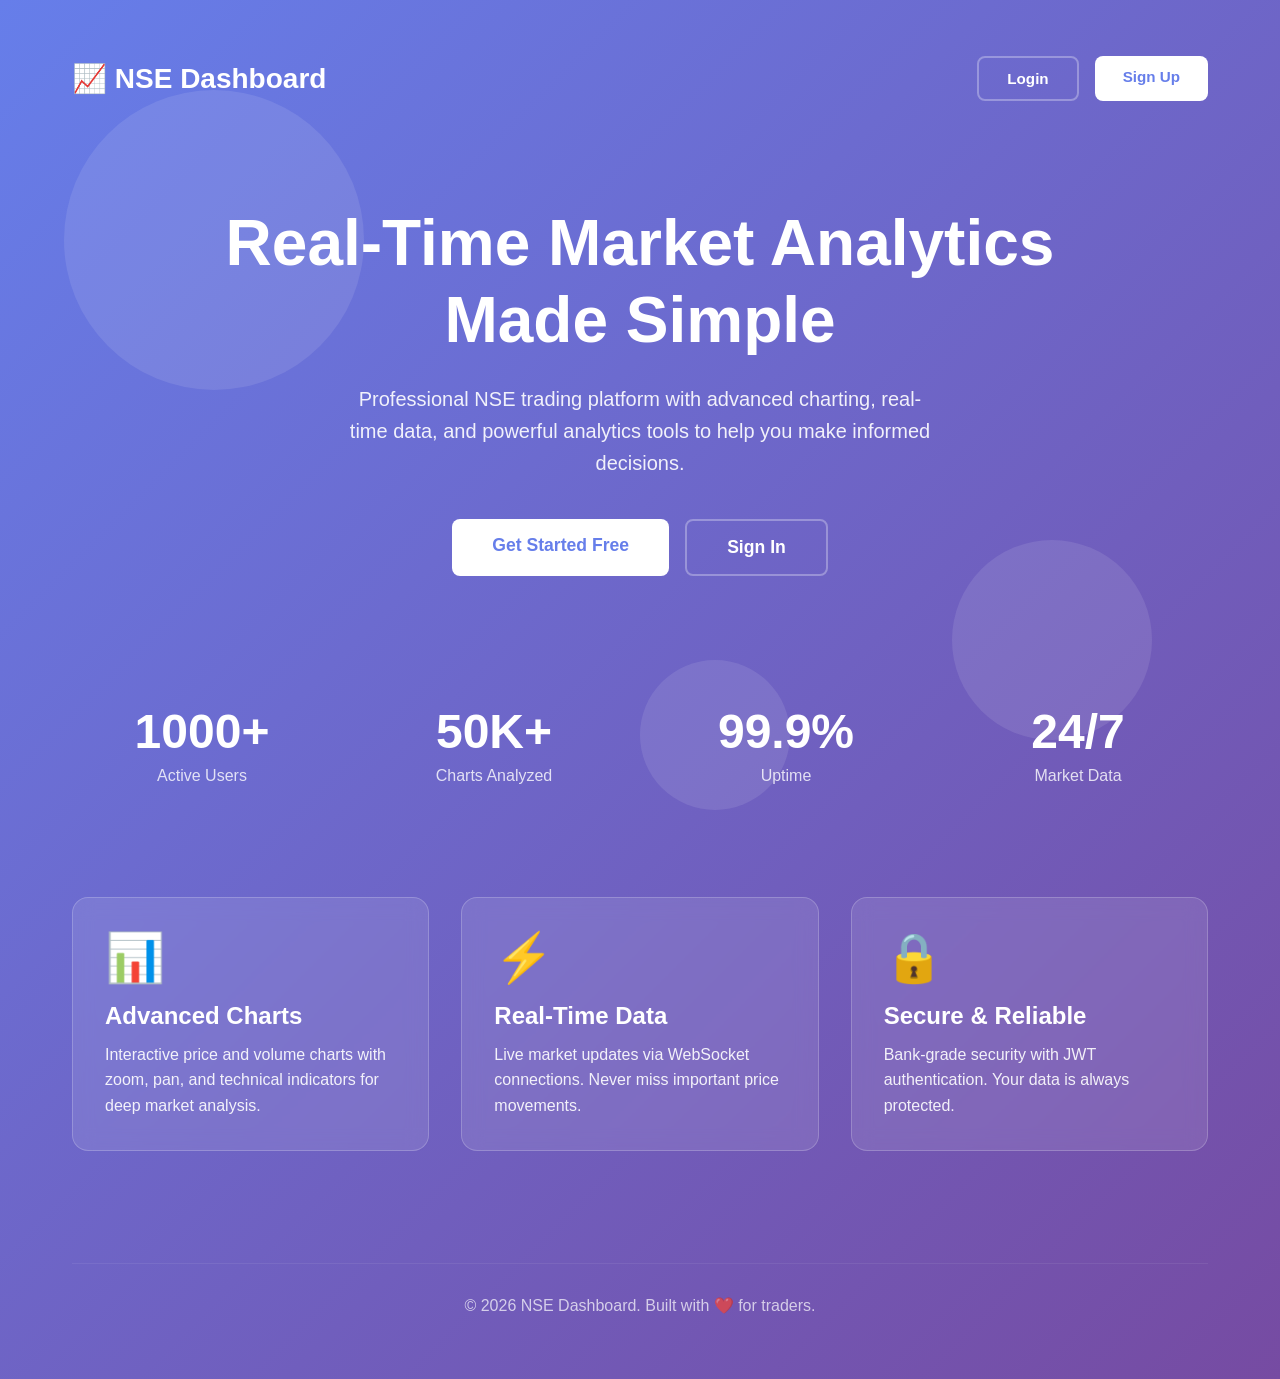
<file: frontend/index.html>
<!DOCTYPE html>
<html lang="en">
<head>
    <meta charset="UTF-8">
    <meta name="viewport" content="width=device-width, initial-scale=1.0">
    <title>NSE Dashboard - Real-Time Market Analytics</title>
    <meta name="description" content="Professional NSE market data analytics platform with real-time charts and insights">
    
    <!-- Favicon -->
    <link rel="icon" type="image/svg+xml" href="data:image/svg+xml,<svg xmlns='http://www.w3.org/2000/svg' viewBox='0 0 100 100'><text y='.9em' font-size='90'>📈</text></svg>">
    
    <style>
        * {
            margin: 0;
            padding: 0;
            box-sizing: border-box;
        }

        body {
            font-family: 'Inter', -apple-system, BlinkMacSystemFont, 'Segoe UI', Roboto, sans-serif;
            background: linear-gradient(135deg, #667eea 0%, #764ba2 100%);
            min-height: 100vh;
            color: #fff;
            overflow-x: hidden;
        }

        .container {
            max-width: 1200px;
            margin: 0 auto;
            padding: 2rem;
        }

        /* Header */
        .header {
            display: flex;
            justify-content: space-between;
            align-items: center;
            padding: 1.5rem 0;
        }

        .logo {
            font-size: 1.75rem;
            font-weight: 700;
            display: flex;
            align-items: center;
            gap: 0.5rem;
        }

        .nav-buttons {
            display: flex;
            gap: 1rem;
        }

        .btn {
            padding: 0.75rem 1.75rem;
            border-radius: 8px;
            text-decoration: none;
            font-weight: 600;
            transition: all 0.3s ease;
            display: inline-block;
            border: none;
            cursor: pointer;
            font-size: 0.95rem;
        }

        .btn-outline {
            background: transparent;
            color: white;
            border: 2px solid rgba(255, 255, 255, 0.3);
        }

        .btn-outline:hover {
            background: rgba(255, 255, 255, 0.1);
            border-color: white;
            transform: translateY(-2px);
        }

        .btn-primary {
            background: white;
            color: #667eea;
        }

        .btn-primary:hover {
            transform: translateY(-2px);
            box-shadow: 0 10px 25px rgba(0, 0, 0, 0.2);
        }

        /* Hero Section */
        .hero {
            padding: 5rem 0;
            text-align: center;
        }

        .hero h1 {
            font-size: clamp(2rem, 5vw, 4rem);
            font-weight: 800;
            margin-bottom: 1.5rem;
            line-height: 1.2;
        }

        .hero p {
            font-size: 1.25rem;
            opacity: 0.9;
            max-width: 600px;
            margin: 0 auto 2.5rem;
            line-height: 1.6;
        }

        .hero-buttons {
            display: flex;
            gap: 1rem;
            justify-content: center;
            flex-wrap: wrap;
        }

        .btn-large {
            padding: 1rem 2.5rem;
            font-size: 1.1rem;
        }

        /* Features */
        .features {
            padding: 4rem 0;
            display: grid;
            grid-template-columns: repeat(auto-fit, minmax(280px, 1fr));
            gap: 2rem;
        }

        .feature-card {
            background: rgba(255, 255, 255, 0.1);
            backdrop-filter: blur(10px);
            padding: 2rem;
            border-radius: 16px;
            border: 1px solid rgba(255, 255, 255, 0.2);
            transition: transform 0.3s ease;
        }

        .feature-card:hover {
            transform: translateY(-5px);
        }

        .feature-icon {
            font-size: 3rem;
            margin-bottom: 1rem;
        }

        .feature-card h3 {
            font-size: 1.5rem;
            margin-bottom: 0.75rem;
        }

        .feature-card p {
            opacity: 0.9;
            line-height: 1.6;
        }

        /* Stats */
        .stats {
            display: grid;
            grid-template-columns: repeat(auto-fit, minmax(200px, 1fr));
            gap: 2rem;
            padding: 3rem 0;
            text-align: center;
        }

        .stat-value {
            font-size: 3rem;
            font-weight: 800;
            margin-bottom: 0.5rem;
        }

        .stat-label {
            opacity: 0.8;
            font-size: 1rem;
        }

        /* Footer */
        .footer {
            text-align: center;
            padding: 2rem 0;
            opacity: 0.7;
            border-top: 1px solid rgba(255, 255, 255, 0.1);
            margin-top: 3rem;
        }

        /* Animations */
        @keyframes fadeInUp {
            from {
                opacity: 0;
                transform: translateY(30px);
            }
            to {
                opacity: 1;
                transform: translateY(0);
            }
        }

        .hero h1,
        .hero p,
        .hero-buttons {
            animation: fadeInUp 0.8s ease backwards;
        }

        .hero p { animation-delay: 0.2s; }
        .hero-buttons { animation-delay: 0.4s; }

        /* Floating shapes */
        .shapes {
            position: fixed;
            top: 0;
            left: 0;
            width: 100%;
            height: 100%;
            pointer-events: none;
            z-index: -1;
        }

        .shape {
            position: absolute;
            border-radius: 50%;
            background: rgba(255, 255, 255, 0.1);
            animation: float 20s infinite ease-in-out;
        }

        .shape:nth-child(1) {
            width: 300px;
            height: 300px;
            top: 10%;
            left: 5%;
            animation-delay: 0s;
        }

        .shape:nth-child(2) {
            width: 200px;
            height: 200px;
            top: 60%;
            right: 10%;
            animation-delay: 5s;
        }

        .shape:nth-child(3) {
            width: 150px;
            height: 150px;
            bottom: 10%;
            left: 50%;
            animation-delay: 10s;
        }

        @keyframes float {
            0%, 100% { transform: translate(0, 0); }
            33% { transform: translate(30px, -30px); }
            66% { transform: translate(-20px, 20px); }
        }

        @media (max-width: 768px) {
            .header {
                flex-direction: column;
                gap: 1rem;
            }
            .hero {
                padding: 3rem 0;
            }
            .features {
                padding: 2rem 0;
            }
        }
    </style>
</head>
<body>
    <!-- Decorative shapes -->
    <div class="shapes">
        <div class="shape"></div>
        <div class="shape"></div>
        <div class="shape"></div>
    </div>

    <div class="container">
        <!-- Header -->
        <header class="header">
            <div class="logo">
                📈 NSE Dashboard
            </div>
            <div class="nav-buttons">
                <a href="/login/login.html" class="btn btn-outline">Login</a>
                <a href="/signup/signup.html" class="btn btn-primary">Sign Up</a>
            </div>
        </header>

        <!-- Hero Section -->
        <section class="hero">
            <h1>Real-Time Market Analytics<br>Made Simple</h1>
            <p>Professional NSE trading platform with advanced charting, real-time data, and powerful analytics tools to help you make informed decisions.</p>
            <div class="hero-buttons">
                <a href="/signup/signup.html" class="btn btn-primary btn-large">Get Started Free</a>
                <a href="/login/login.html" class="btn btn-outline btn-large">Sign In</a>
            </div>
        </section>

        <!-- Stats -->
        <section class="stats">
            <div>
                <div class="stat-value">1000+</div>
                <div class="stat-label">Active Users</div>
            </div>
            <div>
                <div class="stat-value">50K+</div>
                <div class="stat-label">Charts Analyzed</div>
            </div>
            <div>
                <div class="stat-value">99.9%</div>
                <div class="stat-label">Uptime</div>
            </div>
            <div>
                <div class="stat-value">24/7</div>
                <div class="stat-label">Market Data</div>
            </div>
        </section>

        <!-- Features -->
        <section class="features">
            <div class="feature-card">
                <div class="feature-icon">📊</div>
                <h3>Advanced Charts</h3>
                <p>Interactive price and volume charts with zoom, pan, and technical indicators for deep market analysis.</p>
            </div>
            <div class="feature-card">
                <div class="feature-icon">⚡</div>
                <h3>Real-Time Data</h3>
                <p>Live market updates via WebSocket connections. Never miss important price movements.</p>
            </div>
            <div class="feature-card">
                <div class="feature-icon">🔒</div>
                <h3>Secure & Reliable</h3>
                <p>Bank-grade security with JWT authentication. Your data is always protected.</p>
            </div>
        </section>

        <!-- Footer -->
        <footer class="footer">
            <p>© 2026 NSE Dashboard. Built with ❤️ for traders.</p>
        </footer>
    </div>
</body>
</html>
</file>
